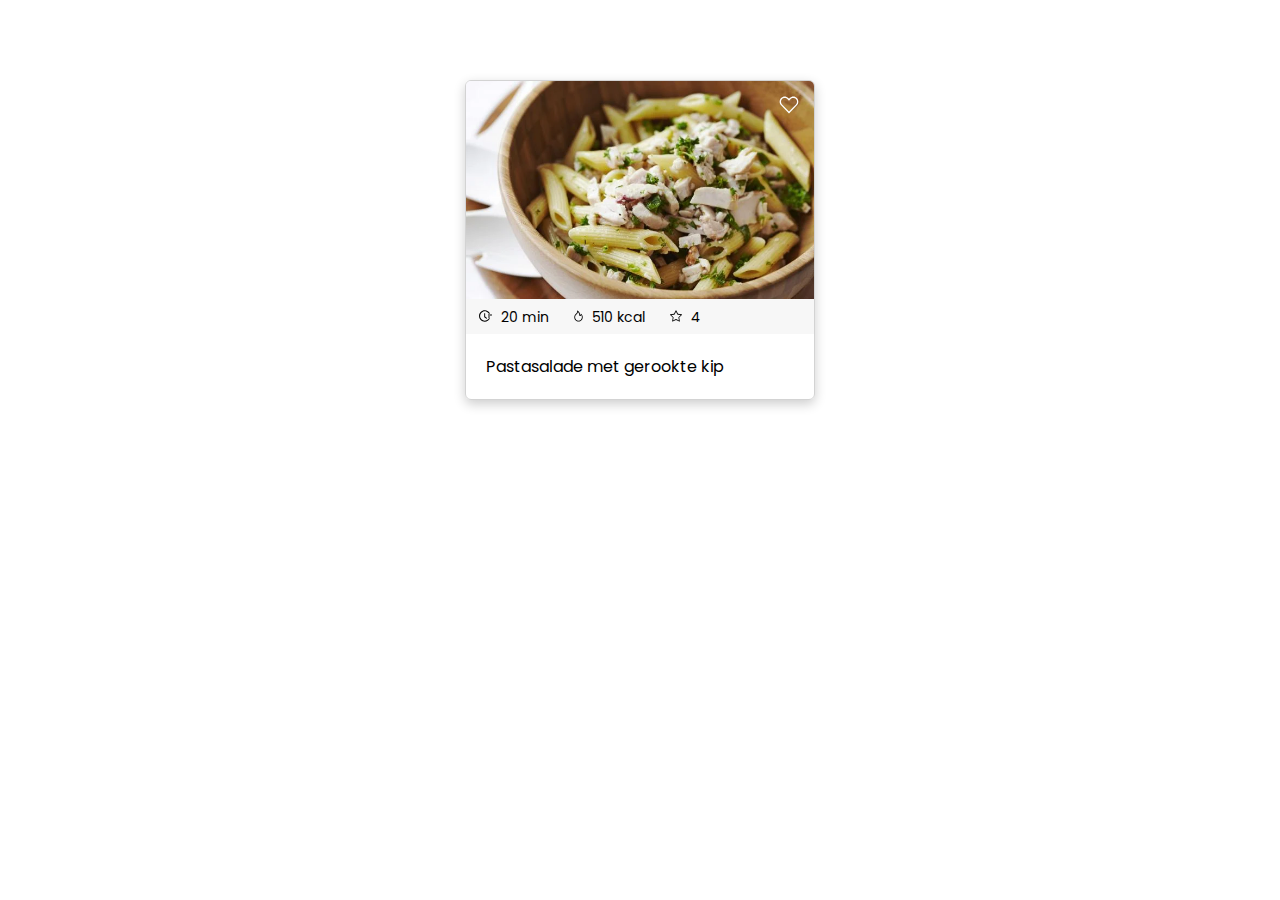
<file: opdracht-1/index.html>
<!DOCTYPE html>
<html lang="en">
<head>
    <meta charset="UTF-8">
    <link rel="stylesheet" href="styles.css">
    <title>Positioneren - Opdracht 1</title>
</head>
<body>
<article class="recipe-card">
    <img class="fav-icon" src="assets/favorite.svg" alt="Fav Icon"/>
    <img class="recipe-image" src="assets/pastasalade-met-gerookte-kip.webp" alt="Pasta met gerookte kip"/>
    <div class="recipe-details">
            <span class="recipe-detail-items">
                <img class="detail-icon" src="assets/time.svg" alt="Duration Icon"/>
                20 min
            </span>
        <span class="recipe-detail-items">
                <img class="detail-icon" src="assets/fire.svg" alt="Calorie Icon"/>
                510 kcal
            </span>
        <span class="recipe-detail-items">
                <img class="detail-icon" src="assets/star.svg" alt="Likes Icon"/>
                4
            </span>
    </div>

   <h2 class="recipe-title"> Pastasalade met gerookte kip</h2>
</article>
</body>
</html>
</file>
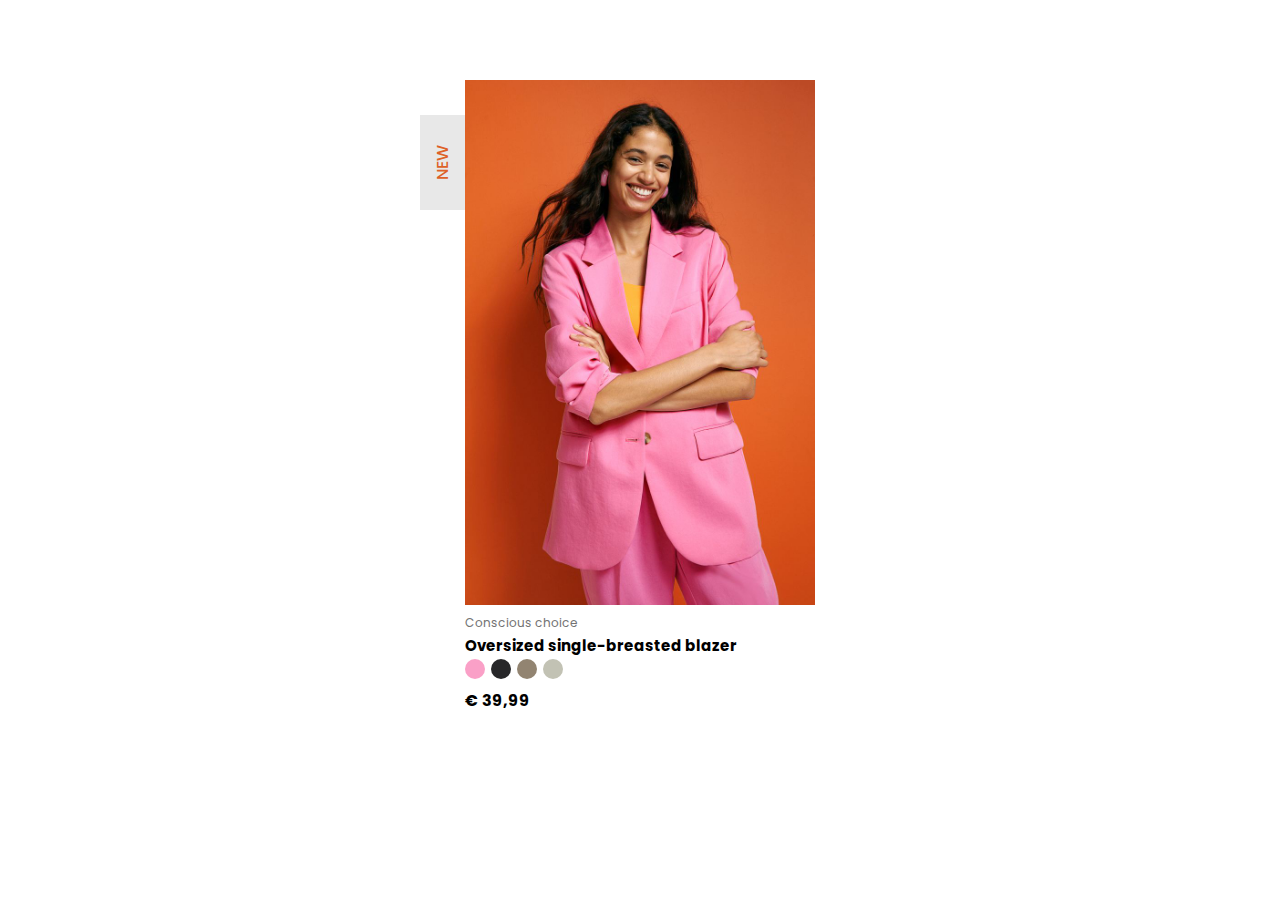
<file: opdracht-2/index.html>
<!DOCTYPE html>
<html lang="en">
<head>
    <meta charset="UTF-8">
    <link rel="stylesheet" href="styles.css">
    <title>Positioneren - Opdracht 2</title>
</head>
<body>
<article class="product">
    <div class="product-image">
        <img class="fav-icon" src="assets/favorite.svg" alt="Fav Icon"/>
        <img class="product-image" src="assets/model-in-pink-blazer.jpg" alt="Pink Blazer"/>
        <span class="new-label">
            New
        </span>
    </div>
    <div class="product-information">
        <p class="product-info">Conscious choice</p>
        <h2 class="product-title">Oversized single-breasted blazer</h2>
        <div class="color-choice">
            <span class="color-choice-dot" id="color-pink"> </span>
            <span class="color-choice-dot" id="color-black"> </span>
            <span class="color-choice-dot" id="color-brown"> </span>
            <span class="color-choice-dot" id="color-grey"> </span>
        </div>
        <p class="price">€ 39,99</p>
    </div>


</article>
</body>
</html>
</file>
<file: opdracht-1/styles.css>
@import url('https://fonts.googleapis.com/css2?family=Poppins:ital,wght@0,300;0,400;0,500;0,600;1,300;1,400;1,500;1,600&display=swap');

* {
    box-sizing: border-box;
}
body {
    /* lettertype pagina */
    font-family: 'Poppins', sans-serif;
}
.recipe-card {
    /* "auto" aan de zijkanten zorgt ervoor dat het element in het midden komt te staan*/
    margin: 80px auto;
    /* Dit element heeft een vaste breedte van 350 pixels */
    width: 350px;
    box-shadow: rgba(0,0,0,0.2) 0 4px 12px;
    border: 1px solid #d3d3d3;
    border-radius: 6px;
    overflow: hidden;
    position: relative;
}

/* fav-button locatie : top-right */
.fav-icon {
    position: absolute;
    width: 20px;
    top: 15px;
    right: 15px;
}
.recipe-image{
/* afbeeling schaald me met de rest */
    width: 100%;
}

.recipe-details{
    background-color: #F7F7F7;
    padding-block: 5px;
    margin-top: -7px;
    }

.recipe-detail-items{
  /* text groote */
  font-size: 14px;
/* tussen ruimte tussen de details */
  margin-inline: 8px;
}
.detail-icon{
    height: 12px;
    margin-inline: 5px ;
}
.recipe-title{
    font-weight: 400;
    font-size: 16px;
    margin: 20px;
}
</file>
<file: opdracht-2/styles.css>
@import url('https://fonts.googleapis.com/css2?family=Poppins:ital,wght@0,300;0,400;0,500;0,600;1,300;1,400;1,500;1,600&display=swap');

/*(oranje #DE6127, lichtgrijs #e8e8e8, donkergrijs #737373 en de kleuren voor de bolletjs, #faa0c7, #272729, #928471 en #c2c2b4)*/

* {
    box-sizing: border-box;
}

body {
    font-family: 'Poppins', sans-serif;
}

.product {
    /* "auto" aan de zijkanten zorgt ervoor dat het element in het midden komt te staan*/
    margin: 80px auto;
    /* Dit element heeft een vaste breedte van 350 pixels */
    width: 350px;
    position: relative;
}

.fav-icon {
    position: absolute;
    width: 20px;
    bottom: 15px;
    right: 15px;
}
.product-image{
    width: 100%;
}
.new-label{
    background-color:#e8e8e8;
    color: #DE6127;
    text-transform: uppercase;
    font-weight: 500;
    padding: 10px 30px;
    position: absolute;
    transform: rotate(-0.25turn);
    top: 60px;
    left: -70px;
}
.product-info{
    color: #737373;
    font-size: 12px;
}
.product-title{
    font-size: 15px;
}
.price{
    font-weight: bold;
}
.product-information p,.product-information h2{
   margin: 2px 0;
}
.color-choice-dot{
    border-radius: 50%;
    width: 20px;
    height: 20px;
    display: inline-block;
    padding: 10px 0;
    margin-right: 2px;
}
#color-pink{
    background-color: #faa0c7;
}
#color-black{
    background-color: #272729;
}
#color-brown{
    background-color: #928471;
}
#color-grey{
    background-color: #c2c2b4;
}
</file>
